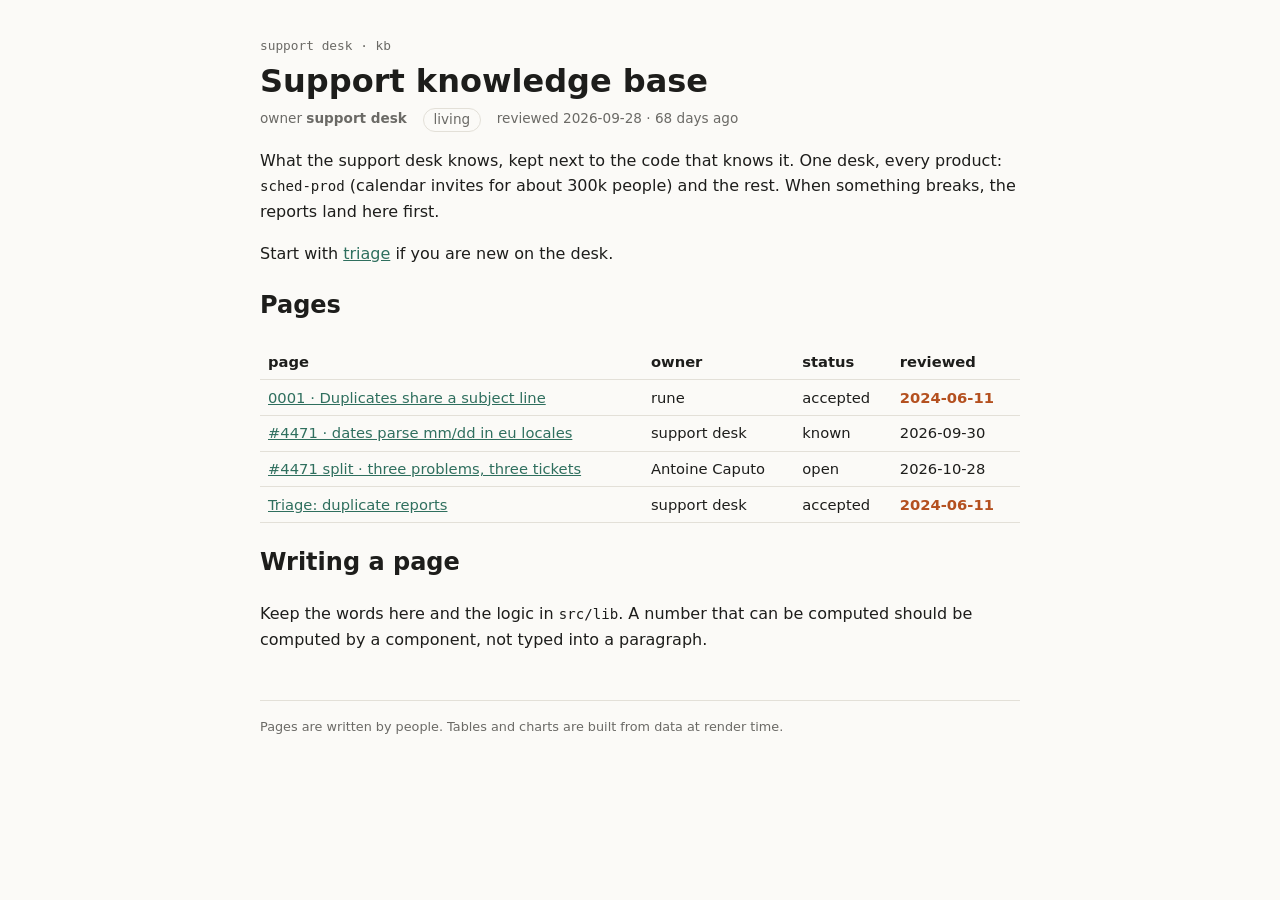
<file: s01e03/rendered/kb/index.html>
<!doctype html>
<html lang="en"><head><meta charset="utf-8" /><meta name="viewport" content="width=device-width, initial-scale=1" /><link href="../_app/immutable/entry/start.C9wO4Ug2.js" rel="modulepreload">
		<link href="../_app/immutable/chunks/DnoyNMba.js" rel="modulepreload">
		<link href="../_app/immutable/chunks/C58v826z.js" rel="modulepreload">
		<link href="../_app/immutable/chunks/DXhvxdpI.js" rel="modulepreload">
		<link href="../_app/immutable/entry/app.F2f1rJ_z.js" rel="modulepreload">
		<link href="../_app/immutable/chunks/4HIIzLmj.js" rel="modulepreload">
		<link href="../_app/immutable/chunks/B4WlwwdY.js" rel="modulepreload">
		<link href="../_app/immutable/chunks/CGyox8To.js" rel="modulepreload">
		<link href="../_app/immutable/chunks/gCpT5-Oq.js" rel="modulepreload">
		<link href="../_app/immutable/nodes/0.Cg-FDWb4.js" rel="modulepreload">
		<link href="../_app/immutable/chunks/BHsyMl1J.js" rel="modulepreload">
		<link href="../_app/immutable/nodes/2.DuNf16iu.js" rel="modulepreload">
		<link href="../_app/immutable/chunks/BMg7KjJ0.js" rel="modulepreload">
		<link href="../_app/immutable/chunks/BO0vhjoT.js" rel="modulepreload">
		<link href="../_app/immutable/chunks/Bz0eCGZU.js" rel="modulepreload">
		<link href="../_app/immutable/chunks/mmFhQATv.js" rel="modulepreload">
		<link href="../_app/immutable/chunks/Bl79Eh-K.js" rel="modulepreload">
		<link href="../_app/immutable/chunks/VinSAddv.js" rel="modulepreload">
		<link href="../_app/immutable/chunks/DTVd_a61.js" rel="modulepreload">
		<!--e2jw2j--><!----><title>Support knowledge base · support kb</title>
		<link href="../_app/immutable/assets/runbook.BhhgOc_n.css" rel="stylesheet">
		<link href="../_app/immutable/assets/Callout.yLErXQDM.css" rel="stylesheet">
		<link href="../_app/immutable/assets/CauseTable.DuKfINX_.css" rel="stylesheet">
		<link href="../_app/immutable/assets/5.DtDrh5tR.css" rel="stylesheet">
		<link href="../_app/immutable/assets/4.GlFZa8QJ.css" rel="stylesheet">
		<link href="../_app/immutable/assets/6.C3mwiGDj.css" rel="stylesheet">
		<link href="../_app/immutable/assets/2.Bt0MwIZg.css" rel="stylesheet"></head>
<body><div style="display: contents"><!--[--><!--[0--><!--[--><!--[--><div class="kb svelte-e2jw2j"><header><a class="crumb svelte-e2jw2j" href="/kb">support desk · kb</a> <h1 class="svelte-e2jw2j">Support knowledge base</h1> <p class="meta svelte-e2jw2j"><span>owner <b>support desk</b></span> <span class="status living svelte-e2jw2j">living</span> <span class="svelte-e2jw2j">reviewed 2026-09-28 · 30 days ago</span></p></header> <!--[-1--><!--]--> <main><p>What the support desk knows, kept next to the code that knows it. One desk, every product: <code>sched-prod</code> (calendar invites for about 300k people) and the rest. When something breaks, the reports land here first.</p> <p>Start with <a href="/kb/triage/dedupe">triage</a> if you are new on the desk.</p> <h2>Pages</h2> <table><thead><tr><th>page</th><th>owner</th><th>status</th><th>reviewed</th></tr></thead><tbody><!--[--><tr><td><a href="/kb/decisions/0001-dedupe-by-subject">0001 · Duplicates share a subject line</a></td><td>rune</td><td>accepted</td><td class="svelte-tbc1ha stale">2024-06-11</td></tr><tr><td><a href="/kb/incidents/4471">#4471 · dates parse mm/dd in eu locales</a></td><td>support desk</td><td>known</td><td class="svelte-tbc1ha">2026-09-30</td></tr><tr><td><a href="/kb/incidents/4471-split">#4471 split · three problems, three tickets</a></td><td>Antoine Caputo</td><td>open</td><td class="svelte-tbc1ha">2026-10-28</td></tr><tr><td><a href="/kb/triage/dedupe">Triage: duplicate reports</a></td><td>support desk</td><td>accepted</td><td class="svelte-tbc1ha stale">2024-06-11</td></tr><!--]--></tbody></table><!----> <h2>Writing a page</h2> <p>Keep the words here and the logic in <code>src/lib</code>. A number that can be computed should be
computed by a component, not typed into a paragraph.</p><!----></main> <footer class="svelte-e2jw2j">Pages are written by people. Tables and charts are built from data at render time.</footer></div><!--]--><!----><!--]--><!--]--> <!--[-1--><!--]--><!--]-->
			
			<script>
				{
					__sveltekit_15md6c6 = {
						base: new URL("..", location).pathname.slice(0, -1)
					};

					const element = document.currentScript.parentElement;

					Promise.all([
						import("../_app/immutable/entry/start.C9wO4Ug2.js"),
						import("../_app/immutable/entry/app.F2f1rJ_z.js")
					]).then(([kit, app]) => {
						kit.start(app, element, {
							node_ids: [0, 2],
							data: [null,null],
							form: null,
							error: null
						});
					});
				}
			</script>
		</div></body></html>
</file>
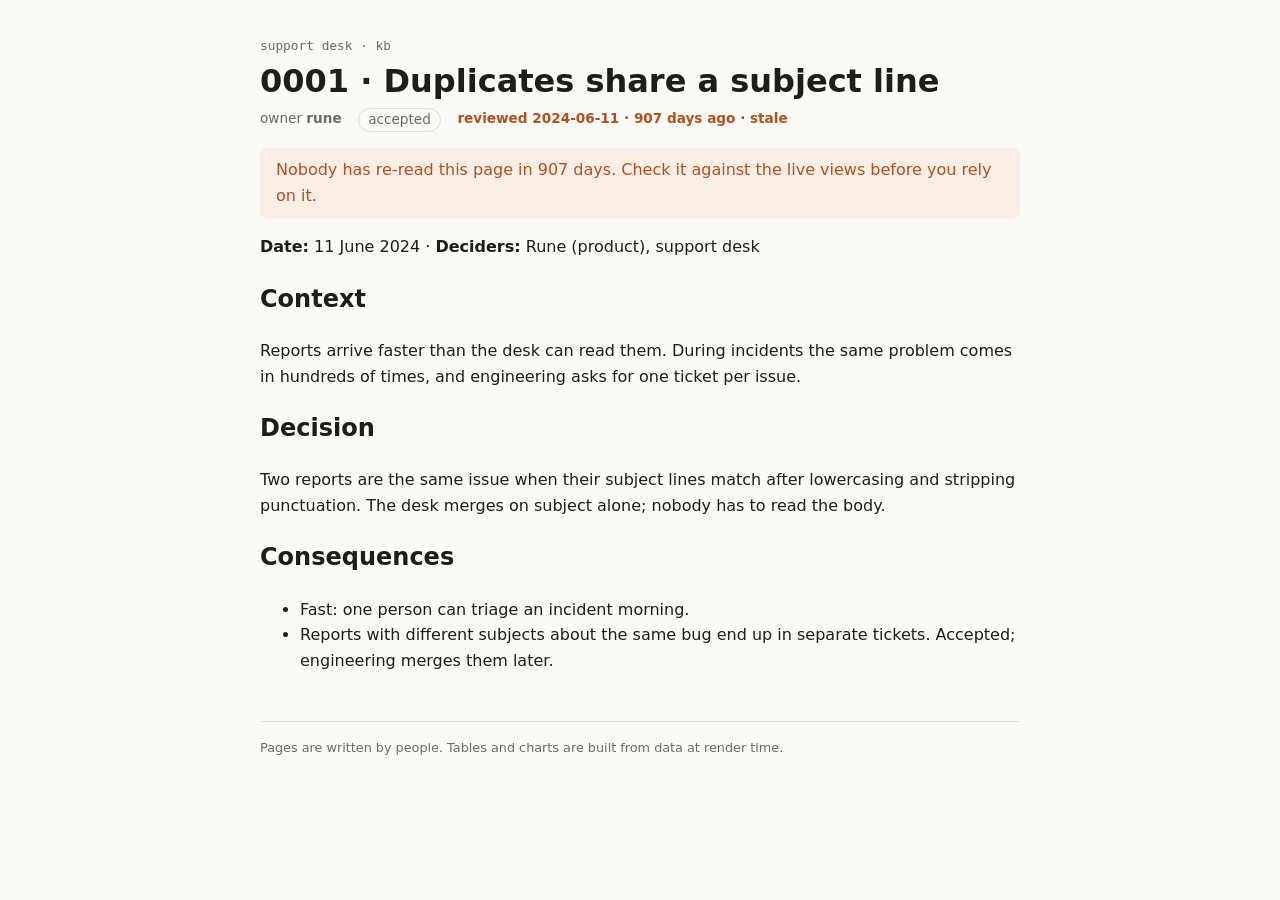
<file: s01e03/rendered/kb/decisions/0001-dedupe-by-subject/index.html>
<!doctype html>
<html lang="en"><head><meta charset="utf-8" /><meta name="viewport" content="width=device-width, initial-scale=1" /><link href="../../../_app/immutable/entry/start.C9wO4Ug2.js" rel="modulepreload">
		<link href="../../../_app/immutable/chunks/DnoyNMba.js" rel="modulepreload">
		<link href="../../../_app/immutable/chunks/C58v826z.js" rel="modulepreload">
		<link href="../../../_app/immutable/chunks/DXhvxdpI.js" rel="modulepreload">
		<link href="../../../_app/immutable/entry/app.F2f1rJ_z.js" rel="modulepreload">
		<link href="../../../_app/immutable/chunks/4HIIzLmj.js" rel="modulepreload">
		<link href="../../../_app/immutable/chunks/B4WlwwdY.js" rel="modulepreload">
		<link href="../../../_app/immutable/chunks/CGyox8To.js" rel="modulepreload">
		<link href="../../../_app/immutable/chunks/gCpT5-Oq.js" rel="modulepreload">
		<link href="../../../_app/immutable/nodes/0.Cg-FDWb4.js" rel="modulepreload">
		<link href="../../../_app/immutable/chunks/BHsyMl1J.js" rel="modulepreload">
		<link href="../../../_app/immutable/nodes/3.BIBIVNKV.js" rel="modulepreload">
		<link href="../../../_app/immutable/chunks/BO0vhjoT.js" rel="modulepreload">
		<link href="../../../_app/immutable/chunks/BMg7KjJ0.js" rel="modulepreload">
		<!--e2jw2j--><!----><title>0001 · Duplicates share a subject line · support kb</title>
		<link href="../../../_app/immutable/assets/runbook.BhhgOc_n.css" rel="stylesheet"></head>
<body><div style="display: contents"><!--[--><!--[0--><!--[--><!--[--><div class="kb svelte-e2jw2j"><header><a class="crumb svelte-e2jw2j" href="/kb">support desk · kb</a> <h1 class="svelte-e2jw2j">0001 · Duplicates share a subject line</h1> <p class="meta svelte-e2jw2j"><span>owner <b>rune</b></span> <span class="status accepted svelte-e2jw2j">accepted</span> <span class="svelte-e2jw2j stale">reviewed 2024-06-11 · 869 days ago · stale</span></p></header> <!--[0--><p class="banner svelte-e2jw2j">Nobody has re-read this page in 869 days. Check it against the live views before you rely on it.</p><!--]--> <main><p><strong>Date:</strong> 11 June 2024 · <strong>Deciders:</strong> Rune (product), support desk</p> <h2>Context</h2> <p>Reports arrive faster than the desk can read them. During incidents the same problem comes in
hundreds of times, and engineering asks for one ticket per issue.</p> <h2>Decision</h2> <p>Two reports are the same issue when their subject lines match after lowercasing and stripping
punctuation. The desk merges on subject alone; nobody has to read the body.</p> <h2>Consequences</h2> <ul><li>Fast: one person can triage an incident morning.</li> <li>Reports with different subjects about the same bug end up in separate tickets. Accepted;
engineering merges them later.</li></ul><!----></main> <footer class="svelte-e2jw2j">Pages are written by people. Tables and charts are built from data at render time.</footer></div><!--]--><!----><!--]--><!--]--> <!--[-1--><!--]--><!--]-->
			
			<script>
				{
					__sveltekit_15md6c6 = {
						base: new URL("../../..", location).pathname.slice(0, -1)
					};

					const element = document.currentScript.parentElement;

					Promise.all([
						import("../../../_app/immutable/entry/start.C9wO4Ug2.js"),
						import("../../../_app/immutable/entry/app.F2f1rJ_z.js")
					]).then(([kit, app]) => {
						kit.start(app, element, {
							node_ids: [0, 3],
							data: [null,null],
							form: null,
							error: null
						});
					});
				}
			</script>
		</div></body></html>
</file>
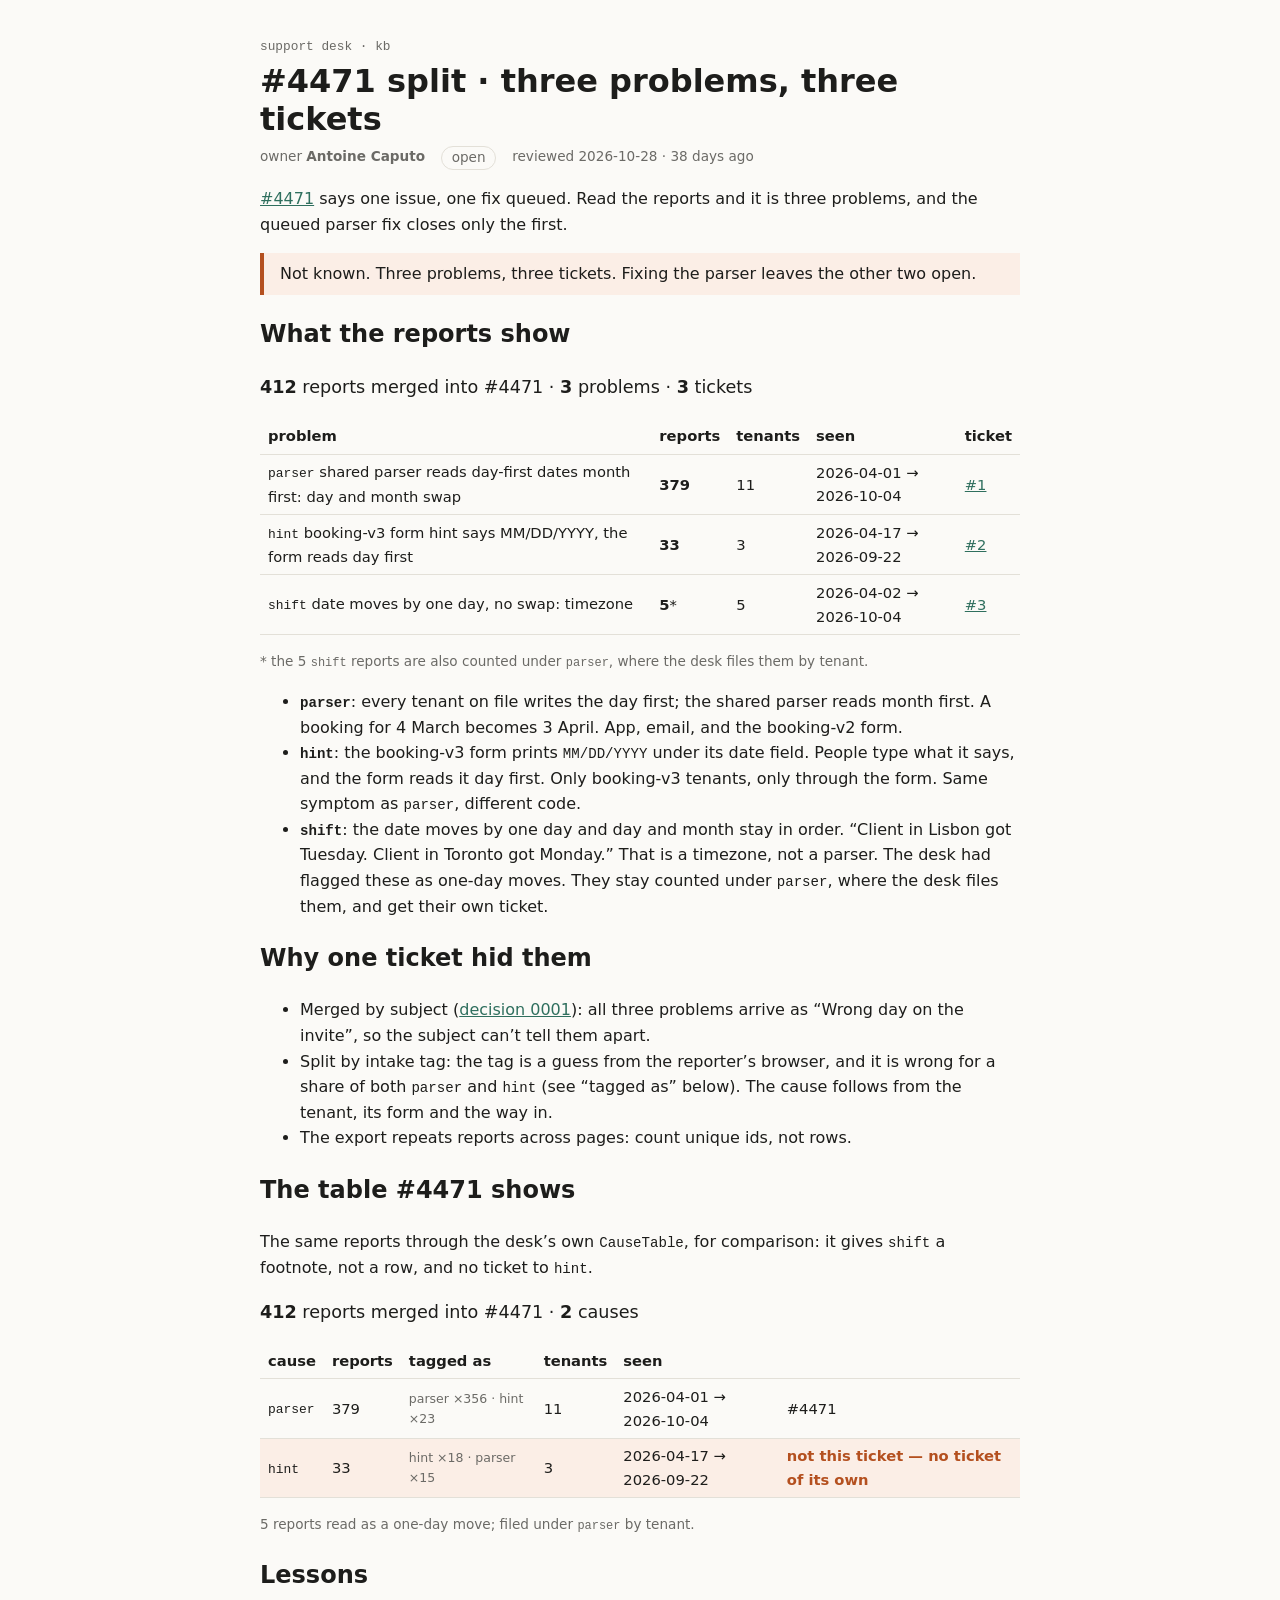
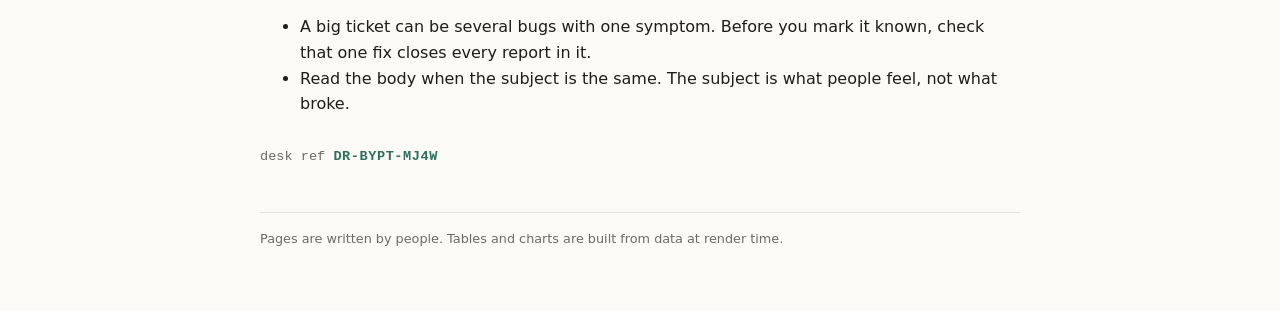
<file: s01e03/rendered/kb/incidents/4471-split/index.html>
<!doctype html>
<html lang="en"><head><meta charset="utf-8" /><meta name="viewport" content="width=device-width, initial-scale=1" /><link href="../../../_app/immutable/entry/start.C9wO4Ug2.js" rel="modulepreload">
		<link href="../../../_app/immutable/chunks/DnoyNMba.js" rel="modulepreload">
		<link href="../../../_app/immutable/chunks/C58v826z.js" rel="modulepreload">
		<link href="../../../_app/immutable/chunks/DXhvxdpI.js" rel="modulepreload">
		<link href="../../../_app/immutable/entry/app.F2f1rJ_z.js" rel="modulepreload">
		<link href="../../../_app/immutable/chunks/4HIIzLmj.js" rel="modulepreload">
		<link href="../../../_app/immutable/chunks/B4WlwwdY.js" rel="modulepreload">
		<link href="../../../_app/immutable/chunks/CGyox8To.js" rel="modulepreload">
		<link href="../../../_app/immutable/chunks/gCpT5-Oq.js" rel="modulepreload">
		<link href="../../../_app/immutable/nodes/0.Cg-FDWb4.js" rel="modulepreload">
		<link href="../../../_app/immutable/chunks/BHsyMl1J.js" rel="modulepreload">
		<link href="../../../_app/immutable/nodes/5.C5ZCKLdI.js" rel="modulepreload">
		<link href="../../../_app/immutable/chunks/Bz0eCGZU.js" rel="modulepreload">
		<link href="../../../_app/immutable/chunks/BMg7KjJ0.js" rel="modulepreload">
		<link href="../../../_app/immutable/chunks/mmFhQATv.js" rel="modulepreload">
		<link href="../../../_app/immutable/chunks/Bl79Eh-K.js" rel="modulepreload">
		<!--e2jw2j--><!----><title>#4471 split · three problems, three tickets · support kb</title>
		<link href="../../../_app/immutable/assets/runbook.BhhgOc_n.css" rel="stylesheet">
		<link href="../../../_app/immutable/assets/Callout.yLErXQDM.css" rel="stylesheet">
		<link href="../../../_app/immutable/assets/CauseTable.DuKfINX_.css" rel="stylesheet">
		<link href="../../../_app/immutable/assets/5.DtDrh5tR.css" rel="stylesheet"></head>
<body><div style="display: contents"><!--[--><!--[0--><!--[--><!--[--><div class="kb svelte-e2jw2j"><header><a class="crumb svelte-e2jw2j" href="/kb">support desk · kb</a> <h1 class="svelte-e2jw2j">#4471 split · three problems, three tickets</h1> <p class="meta svelte-e2jw2j"><span>owner <b>Antoine Caputo</b></span> <span class="status open svelte-e2jw2j">open</span> <span class="svelte-e2jw2j">reviewed 2026-10-28 · 0 days ago</span></p></header> <!--[-1--><!--]--> <main><p><a href="/kb/incidents/4471">#4471</a> says one issue, one fix queued. Read the reports and it is three
problems, and the queued parser fix closes only the first.</p> <aside class="warn svelte-17bri61"><!---->Not known. Three problems, three tickets. Fixing the parser leaves the other two open.<!----></aside><!----> <h2>What the reports show</h2> <p class="sum svelte-xskqqx"><strong>412</strong> reports merged into #4471 · <strong>3</strong> problems · <strong>3</strong> tickets</p> <table><thead><tr><th>problem</th><th>reports</th><th>tenants</th><th>seen</th><th>ticket</th></tr></thead><tbody><!--[--><tr class="svelte-xskqqx"><td class="svelte-xskqqx"><code>parser</code> shared parser reads day-first dates month first: day and month swap</td><td class="svelte-xskqqx"><strong>379</strong><!--[-1--><!--]--></td><td class="svelte-xskqqx">11</td><td class="svelte-xskqqx">2026-04-01 → 2026-10-04</td><td class="svelte-xskqqx"><!--[0--><a href="https://github.com/antoinecaputo/mega/issues/1">#1</a><!--]--></td></tr><tr class="svelte-xskqqx"><td class="svelte-xskqqx"><code>hint</code> booking-v3 form hint says MM/DD/YYYY, the form reads day first</td><td class="svelte-xskqqx"><strong>33</strong><!--[-1--><!--]--></td><td class="svelte-xskqqx">3</td><td class="svelte-xskqqx">2026-04-17 → 2026-09-22</td><td class="svelte-xskqqx"><!--[0--><a href="https://github.com/antoinecaputo/mega/issues/2">#2</a><!--]--></td></tr><tr class="svelte-xskqqx"><td class="svelte-xskqqx"><code>shift</code> date moves by one day, no swap: timezone</td><td class="svelte-xskqqx"><strong>5</strong><!--[0-->*<!--]--></td><td class="svelte-xskqqx">5</td><td class="svelte-xskqqx">2026-04-02 → 2026-10-04</td><td class="svelte-xskqqx"><!--[0--><a href="https://github.com/antoinecaputo/mega/issues/3">#3</a><!--]--></td></tr><!--]--></tbody></table> <!--[--><p class="note svelte-xskqqx">* the 5 <code>shift</code> reports are also counted under <code>parser</code>, where the desk files them by tenant.</p><!--]--><!----> <ul><li><strong><code>parser</code></strong>: every tenant on file writes the day first; the shared parser reads month first.
A booking for 4 March becomes 3 April. App, email, and the booking-v2 form.</li> <li><strong><code>hint</code></strong>: the booking-v3 form prints <code>MM/DD/YYYY</code> under its date field. People type what it
says, and the form reads it day first. Only booking-v3 tenants, only through the form. Same
symptom as <code>parser</code>, different code.</li> <li><strong><code>shift</code></strong>: the date moves by one day and day and month stay in order. “Client in Lisbon got
Tuesday. Client in Toronto got Monday.” That is a timezone, not a parser. The desk had flagged
these as one-day moves. They stay counted under <code>parser</code>, where the desk files them, and get
their own ticket.</li></ul> <h2>Why one ticket hid them</h2> <ul><li>Merged by subject (<a href="/kb/decisions/0001-dedupe-by-subject">decision 0001</a>): all three problems
arrive as “Wrong day on the invite”, so the subject can’t tell them apart.</li> <li>Split by intake tag: the tag is a guess from the reporter’s browser, and it is wrong for a share
of both <code>parser</code> and <code>hint</code> (see “tagged as” below). The cause follows from the tenant, its form
and the way in.</li> <li>The export repeats reports across pages: count unique ids, not rows.</li></ul> <h2>The table #4471 shows</h2> <p>The same reports through the desk’s own <code>CauseTable</code>, for comparison: it gives <code>shift</code> a footnote, not a row, and no ticket to <code>hint</code>.</p> <p class="sum svelte-12oyimm"><strong>412</strong> reports merged into #4471 · <strong>2</strong> causes</p> <table><thead><tr><th>cause</th><th>reports</th><th>tagged as</th><th>tenants</th><th>seen</th><th></th></tr></thead><tbody><!--[--><tr class="svelte-12oyimm"><td class="svelte-12oyimm"><code>parser</code></td><td class="svelte-12oyimm">379</td><td class="tags svelte-12oyimm">parser ×356 · hint ×23</td><td class="svelte-12oyimm">11</td><td class="svelte-12oyimm">2026-04-01 → 2026-10-04</td><td class="svelte-12oyimm">#4471</td></tr><tr class="svelte-12oyimm wrong"><td class="svelte-12oyimm"><code>hint</code></td><td class="svelte-12oyimm">33</td><td class="tags svelte-12oyimm">hint ×18 · parser ×15</td><td class="svelte-12oyimm">3</td><td class="svelte-12oyimm">2026-04-17 → 2026-09-22</td><td class="svelte-12oyimm">not this ticket — no ticket of its own</td></tr><!--]--></tbody></table> <!--[--><!--[0--><p class="note svelte-12oyimm">5 reports read as a one-day move; filed under <code>parser</code> by tenant.</p><!--]--><!--[-1--><!--]--><!--]--><!----> <h2>Lessons</h2> <ul><li>A big ticket can be several bugs with one symptom. Before you mark it known, check that one fix
closes every report in it.</li> <li>Read the body when the subject is the same. The subject is what people feel, not what broke.</li></ul> <!--[0--><p class="stamp svelte-1280m42">desk ref <b class="svelte-1280m42">DR-BYPT-MJ4W</b></p><!--]--><!----><!----></main> <footer class="svelte-e2jw2j">Pages are written by people. Tables and charts are built from data at render time.</footer></div><!--]--><!----><!--]--><!--]--> <!--[-1--><!--]--><!--]-->
			
			<script>
				{
					__sveltekit_15md6c6 = {
						base: new URL("../../..", location).pathname.slice(0, -1)
					};

					const element = document.currentScript.parentElement;

					Promise.all([
						import("../../../_app/immutable/entry/start.C9wO4Ug2.js"),
						import("../../../_app/immutable/entry/app.F2f1rJ_z.js")
					]).then(([kit, app]) => {
						kit.start(app, element, {
							node_ids: [0, 5],
							data: [null,null],
							form: null,
							error: null
						});
					});
				}
			</script>
		</div></body></html>
</file>
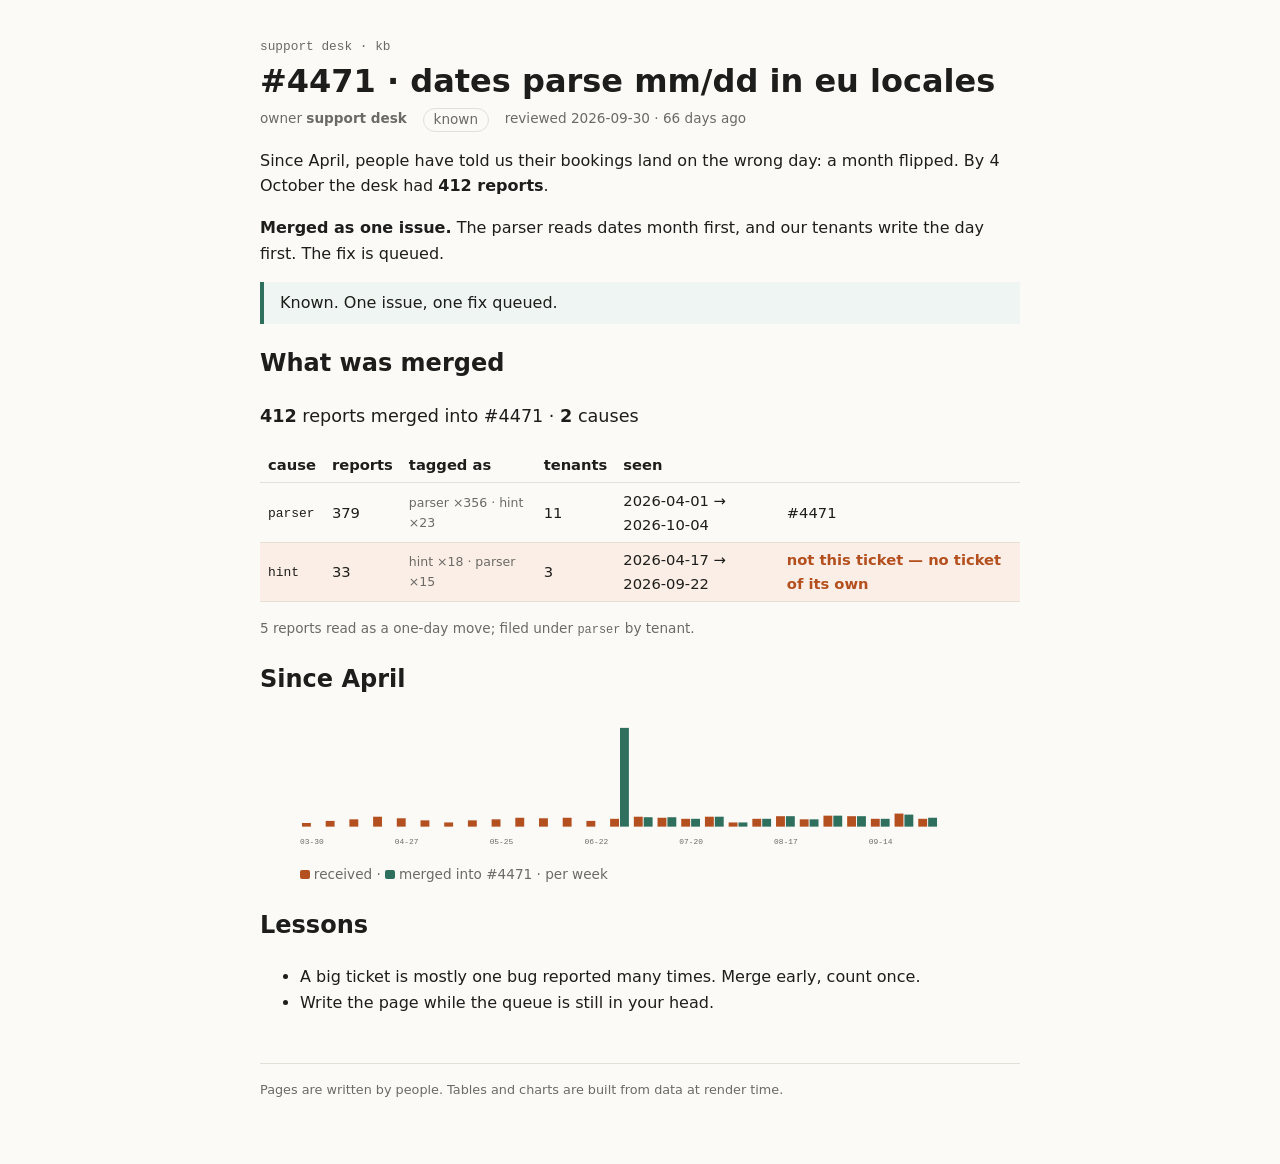
<file: s01e03/rendered/kb/incidents/4471/index.html>
<!doctype html>
<html lang="en"><head><meta charset="utf-8" /><meta name="viewport" content="width=device-width, initial-scale=1" /><link href="../../../_app/immutable/entry/start.C9wO4Ug2.js" rel="modulepreload">
		<link href="../../../_app/immutable/chunks/DnoyNMba.js" rel="modulepreload">
		<link href="../../../_app/immutable/chunks/C58v826z.js" rel="modulepreload">
		<link href="../../../_app/immutable/chunks/DXhvxdpI.js" rel="modulepreload">
		<link href="../../../_app/immutable/entry/app.F2f1rJ_z.js" rel="modulepreload">
		<link href="../../../_app/immutable/chunks/4HIIzLmj.js" rel="modulepreload">
		<link href="../../../_app/immutable/chunks/B4WlwwdY.js" rel="modulepreload">
		<link href="../../../_app/immutable/chunks/CGyox8To.js" rel="modulepreload">
		<link href="../../../_app/immutable/chunks/gCpT5-Oq.js" rel="modulepreload">
		<link href="../../../_app/immutable/nodes/0.Cg-FDWb4.js" rel="modulepreload">
		<link href="../../../_app/immutable/chunks/BHsyMl1J.js" rel="modulepreload">
		<link href="../../../_app/immutable/nodes/4.Dl2f21Vv.js" rel="modulepreload">
		<link href="../../../_app/immutable/chunks/VinSAddv.js" rel="modulepreload">
		<link href="../../../_app/immutable/chunks/BMg7KjJ0.js" rel="modulepreload">
		<link href="../../../_app/immutable/chunks/Bl79Eh-K.js" rel="modulepreload">
		<link href="../../../_app/immutable/chunks/mmFhQATv.js" rel="modulepreload">
		<!--e2jw2j--><!----><title>#4471 · dates parse mm/dd in eu locales · support kb</title>
		<link href="../../../_app/immutable/assets/runbook.BhhgOc_n.css" rel="stylesheet">
		<link href="../../../_app/immutable/assets/Callout.yLErXQDM.css" rel="stylesheet">
		<link href="../../../_app/immutable/assets/CauseTable.DuKfINX_.css" rel="stylesheet">
		<link href="../../../_app/immutable/assets/4.GlFZa8QJ.css" rel="stylesheet"></head>
<body><div style="display: contents"><!--[--><!--[0--><!--[--><!--[--><div class="kb svelte-e2jw2j"><header><a class="crumb svelte-e2jw2j" href="/kb">support desk · kb</a> <h1 class="svelte-e2jw2j">#4471 · dates parse mm/dd in eu locales</h1> <p class="meta svelte-e2jw2j"><span>owner <b>support desk</b></span> <span class="status known svelte-e2jw2j">known</span> <span class="svelte-e2jw2j">reviewed 2026-09-30 · 28 days ago</span></p></header> <!--[-1--><!--]--> <main><p>Since April, people have told us their bookings land on the wrong day: a month flipped. By
4 October the desk had <strong>412 reports</strong>.</p> <p><strong>Merged as one issue.</strong> The parser reads dates month first, and our tenants write the day
first. The fix is queued.</p> <aside class="note svelte-17bri61"><!---->Known. One issue, one fix queued.<!----></aside><!----> <h2>What was merged</h2> <p class="sum svelte-12oyimm"><strong>412</strong> reports merged into #4471 · <strong>2</strong> causes</p> <table><thead><tr><th>cause</th><th>reports</th><th>tagged as</th><th>tenants</th><th>seen</th><th></th></tr></thead><tbody><!--[--><tr class="svelte-12oyimm"><td class="svelte-12oyimm"><code>parser</code></td><td class="svelte-12oyimm">379</td><td class="tags svelte-12oyimm">parser ×356 · hint ×23</td><td class="svelte-12oyimm">11</td><td class="svelte-12oyimm">2026-04-01 → 2026-10-04</td><td class="svelte-12oyimm">#4471</td></tr><tr class="svelte-12oyimm wrong"><td class="svelte-12oyimm"><code>hint</code></td><td class="svelte-12oyimm">33</td><td class="tags svelte-12oyimm">hint ×18 · parser ×15</td><td class="svelte-12oyimm">3</td><td class="svelte-12oyimm">2026-04-17 → 2026-09-22</td><td class="svelte-12oyimm">not this ticket — no ticket of its own</td></tr><!--]--></tbody></table> <!--[--><!--[0--><p class="note svelte-12oyimm">5 reports read as a one-day move; filed under <code>parser</code> by tenant.</p><!--]--><!--[-1--><!--]--><!--]--><!----> <h2>Since April</h2> <figure><svg viewBox="0 0 648 140" role="img" aria-label="reports received and merged into #4471, per week" class="svelte-18a6qal"><!--[--><rect class="in svelte-18a6qal" x="2" y="106.29629629629629" width="9" height="3.7037037037037033"></rect><rect class="merged svelte-18a6qal" x="12" y="110" width="9" height="0"></rect><!--[0--><text x="12" y="128" class="svelte-18a6qal">03-30</text><!--]--><rect class="in svelte-18a6qal" x="26" y="104.17989417989418" width="9" height="5.82010582010582"></rect><rect class="merged svelte-18a6qal" x="36" y="110" width="9" height="0"></rect><!--[-1--><!--]--><rect class="in svelte-18a6qal" x="50" y="102.5925925925926" width="9" height="7.4074074074074066"></rect><rect class="merged svelte-18a6qal" x="60" y="110" width="9" height="0"></rect><!--[-1--><!--]--><rect class="in svelte-18a6qal" x="74" y="99.94708994708995" width="9" height="10.052910052910052"></rect><rect class="merged svelte-18a6qal" x="84" y="110" width="9" height="0"></rect><!--[-1--><!--]--><rect class="in svelte-18a6qal" x="98" y="101.53439153439153" width="9" height="8.465608465608465"></rect><rect class="merged svelte-18a6qal" x="108" y="110" width="9" height="0"></rect><!--[0--><text x="108" y="128" class="svelte-18a6qal">04-27</text><!--]--><rect class="in svelte-18a6qal" x="122" y="103.65079365079364" width="9" height="6.349206349206349"></rect><rect class="merged svelte-18a6qal" x="132" y="110" width="9" height="0"></rect><!--[-1--><!--]--><rect class="in svelte-18a6qal" x="146" y="105.76719576719577" width="9" height="4.232804232804233"></rect><rect class="merged svelte-18a6qal" x="156" y="110" width="9" height="0"></rect><!--[-1--><!--]--><rect class="in svelte-18a6qal" x="170" y="103.65079365079364" width="9" height="6.349206349206349"></rect><rect class="merged svelte-18a6qal" x="180" y="110" width="9" height="0"></rect><!--[-1--><!--]--><rect class="in svelte-18a6qal" x="194" y="102.5925925925926" width="9" height="7.4074074074074066"></rect><rect class="merged svelte-18a6qal" x="204" y="110" width="9" height="0"></rect><!--[0--><text x="204" y="128" class="svelte-18a6qal">05-25</text><!--]--><rect class="in svelte-18a6qal" x="218" y="101.00529100529101" width="9" height="8.994708994708994"></rect><rect class="merged svelte-18a6qal" x="228" y="110" width="9" height="0"></rect><!--[-1--><!--]--><rect class="in svelte-18a6qal" x="242" y="101.53439153439153" width="9" height="8.465608465608465"></rect><rect class="merged svelte-18a6qal" x="252" y="110" width="9" height="0"></rect><!--[-1--><!--]--><rect class="in svelte-18a6qal" x="266" y="101.00529100529101" width="9" height="8.994708994708994"></rect><rect class="merged svelte-18a6qal" x="276" y="110" width="9" height="0"></rect><!--[-1--><!--]--><rect class="in svelte-18a6qal" x="290" y="104.17989417989418" width="9" height="5.82010582010582"></rect><rect class="merged svelte-18a6qal" x="300" y="110" width="9" height="0"></rect><!--[0--><text x="300" y="128" class="svelte-18a6qal">06-22</text><!--]--><rect class="in svelte-18a6qal" x="314" y="102.06349206349206" width="9" height="7.936507936507936"></rect><rect class="merged svelte-18a6qal" x="324" y="10" width="9" height="100"></rect><!--[-1--><!--]--><rect class="in svelte-18a6qal" x="338" y="99.94708994708995" width="9" height="10.052910052910052"></rect><rect class="merged svelte-18a6qal" x="348" y="100.47619047619048" width="9" height="9.523809523809524"></rect><!--[-1--><!--]--><rect class="in svelte-18a6qal" x="362" y="101.00529100529101" width="9" height="8.994708994708994"></rect><rect class="merged svelte-18a6qal" x="372" y="100.47619047619048" width="9" height="9.523809523809524"></rect><!--[-1--><!--]--><rect class="in svelte-18a6qal" x="386" y="102.06349206349206" width="9" height="7.936507936507936"></rect><rect class="merged svelte-18a6qal" x="396" y="102.06349206349206" width="9" height="7.936507936507936"></rect><!--[0--><text x="396" y="128" class="svelte-18a6qal">07-20</text><!--]--><rect class="in svelte-18a6qal" x="410" y="99.94708994708995" width="9" height="10.052910052910052"></rect><rect class="merged svelte-18a6qal" x="420" y="99.94708994708995" width="9" height="10.052910052910052"></rect><!--[-1--><!--]--><rect class="in svelte-18a6qal" x="434" y="105.76719576719577" width="9" height="4.232804232804233"></rect><rect class="merged svelte-18a6qal" x="444" y="105.76719576719577" width="9" height="4.232804232804233"></rect><!--[-1--><!--]--><rect class="in svelte-18a6qal" x="458" y="102.06349206349206" width="9" height="7.936507936507936"></rect><rect class="merged svelte-18a6qal" x="468" y="102.06349206349206" width="9" height="7.936507936507936"></rect><!--[-1--><!--]--><rect class="in svelte-18a6qal" x="482" y="99.41798941798942" width="9" height="10.582010582010582"></rect><rect class="merged svelte-18a6qal" x="492" y="99.41798941798942" width="9" height="10.582010582010582"></rect><!--[0--><text x="492" y="128" class="svelte-18a6qal">08-17</text><!--]--><rect class="in svelte-18a6qal" x="506" y="102.5925925925926" width="9" height="7.4074074074074066"></rect><rect class="merged svelte-18a6qal" x="516" y="102.5925925925926" width="9" height="7.4074074074074066"></rect><!--[-1--><!--]--><rect class="in svelte-18a6qal" x="530" y="98.88888888888889" width="9" height="11.11111111111111"></rect><rect class="merged svelte-18a6qal" x="540" y="98.88888888888889" width="9" height="11.11111111111111"></rect><!--[-1--><!--]--><rect class="in svelte-18a6qal" x="554" y="99.41798941798942" width="9" height="10.582010582010582"></rect><rect class="merged svelte-18a6qal" x="564" y="99.41798941798942" width="9" height="10.582010582010582"></rect><!--[-1--><!--]--><rect class="in svelte-18a6qal" x="578" y="102.06349206349206" width="9" height="7.936507936507936"></rect><rect class="merged svelte-18a6qal" x="588" y="102.06349206349206" width="9" height="7.936507936507936"></rect><!--[0--><text x="588" y="128" class="svelte-18a6qal">09-14</text><!--]--><rect class="in svelte-18a6qal" x="602" y="96.77248677248677" width="9" height="13.227513227513226"></rect><rect class="merged svelte-18a6qal" x="612" y="97.83068783068784" width="9" height="12.16931216931217"></rect><!--[-1--><!--]--><rect class="in svelte-18a6qal" x="626" y="102.06349206349206" width="9" height="7.936507936507936"></rect><rect class="merged svelte-18a6qal" x="636" y="101.00529100529101" width="9" height="8.994708994708994"></rect><!--[-1--><!--]--><!--]--></svg> <figcaption class="svelte-18a6qal"><span class="key in svelte-18a6qal"></span> received · <span class="key merged svelte-18a6qal"></span> merged into #4471 · per week</figcaption></figure><!----> <h2>Lessons</h2> <ul><li>A big ticket is mostly one bug reported many times. Merge early, count once.</li> <li>Write the page while the queue is still in your head.</li></ul><!----></main> <footer class="svelte-e2jw2j">Pages are written by people. Tables and charts are built from data at render time.</footer></div><!--]--><!----><!--]--><!--]--> <!--[-1--><!--]--><!--]-->
			
			<script>
				{
					__sveltekit_15md6c6 = {
						base: new URL("../../..", location).pathname.slice(0, -1)
					};

					const element = document.currentScript.parentElement;

					Promise.all([
						import("../../../_app/immutable/entry/start.C9wO4Ug2.js"),
						import("../../../_app/immutable/entry/app.F2f1rJ_z.js")
					]).then(([kit, app]) => {
						kit.start(app, element, {
							node_ids: [0, 4],
							data: [null,null],
							form: null,
							error: null
						});
					});
				}
			</script>
		</div></body></html>
</file>
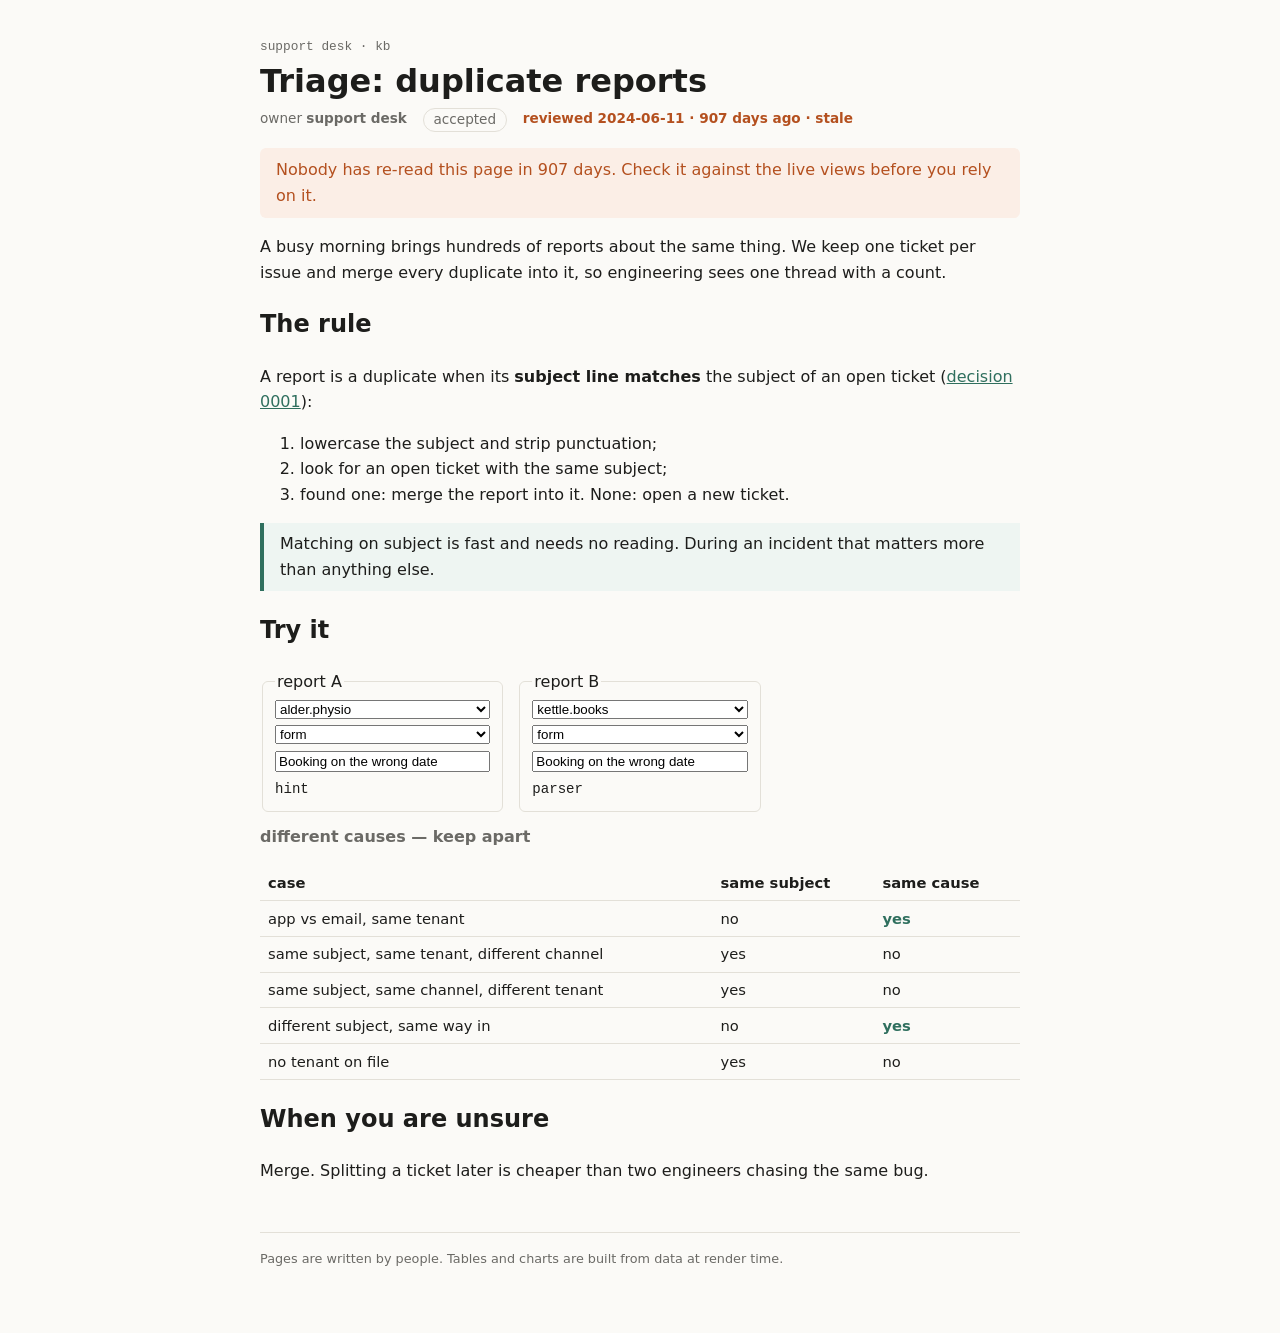
<file: s01e03/rendered/kb/triage/dedupe/index.html>
<!doctype html>
<html lang="en"><head><meta charset="utf-8" /><meta name="viewport" content="width=device-width, initial-scale=1" /><link href="../../../_app/immutable/entry/start.C9wO4Ug2.js" rel="modulepreload">
		<link href="../../../_app/immutable/chunks/DnoyNMba.js" rel="modulepreload">
		<link href="../../../_app/immutable/chunks/C58v826z.js" rel="modulepreload">
		<link href="../../../_app/immutable/chunks/DXhvxdpI.js" rel="modulepreload">
		<link href="../../../_app/immutable/entry/app.F2f1rJ_z.js" rel="modulepreload">
		<link href="../../../_app/immutable/chunks/4HIIzLmj.js" rel="modulepreload">
		<link href="../../../_app/immutable/chunks/B4WlwwdY.js" rel="modulepreload">
		<link href="../../../_app/immutable/chunks/CGyox8To.js" rel="modulepreload">
		<link href="../../../_app/immutable/chunks/gCpT5-Oq.js" rel="modulepreload">
		<link href="../../../_app/immutable/nodes/0.Cg-FDWb4.js" rel="modulepreload">
		<link href="../../../_app/immutable/chunks/BHsyMl1J.js" rel="modulepreload">
		<link href="../../../_app/immutable/nodes/6.BL7FnKuD.js" rel="modulepreload">
		<link href="../../../_app/immutable/chunks/DTVd_a61.js" rel="modulepreload">
		<link href="../../../_app/immutable/chunks/BMg7KjJ0.js" rel="modulepreload">
		<link href="../../../_app/immutable/chunks/mmFhQATv.js" rel="modulepreload">
		<!--e2jw2j--><!----><title>Triage: duplicate reports · support kb</title>
		<link href="../../../_app/immutable/assets/runbook.BhhgOc_n.css" rel="stylesheet">
		<link href="../../../_app/immutable/assets/Callout.yLErXQDM.css" rel="stylesheet">
		<link href="../../../_app/immutable/assets/6.C3mwiGDj.css" rel="stylesheet"></head>
<body><div style="display: contents"><!--[--><!--[0--><!--[--><!--[--><div class="kb svelte-e2jw2j"><header><a class="crumb svelte-e2jw2j" href="/kb">support desk · kb</a> <h1 class="svelte-e2jw2j">Triage: duplicate reports</h1> <p class="meta svelte-e2jw2j"><span>owner <b>support desk</b></span> <span class="status accepted svelte-e2jw2j">accepted</span> <span class="svelte-e2jw2j stale">reviewed 2024-06-11 · 869 days ago · stale</span></p></header> <!--[0--><p class="banner svelte-e2jw2j">Nobody has re-read this page in 869 days. Check it against the live views before you rely on it.</p><!--]--> <main><p>A busy morning brings hundreds of reports about the same thing. We keep one ticket per issue
and merge every duplicate into it, so engineering sees one thread with a count.</p> <h2>The rule</h2> <p>A report is a duplicate when its <strong>subject line matches</strong> the subject of an open ticket
(<a href="/kb/decisions/0001-dedupe-by-subject">decision 0001</a>):</p> <ol><li>lowercase the subject and strip punctuation;</li> <li>look for an open ticket with the same subject;</li> <li>found one: merge the report into it. None: open a new ticket.</li></ol> <aside class="note svelte-17bri61"><!---->Matching on subject is fast and needs no reading. During an incident that matters more than
anything else.<!----></aside><!----> <h2>Try it</h2> <div class="try svelte-gq0h2h"><!--[--><fieldset class="svelte-gq0h2h"><legend>report A</legend> <select aria-label="tenant"><!--[--><option selected="">alder.physio</option><option>copper.studio</option><option>harbour.dental</option><option>kettle.books</option><option>lantern.row</option><option>long.table</option><option>morrow.tax</option><option>nine.lanterns</option><option>pale.harbour</option><option>ridge.clinic</option><option>stone.and.sons</option><!--]--></select> <select aria-label="channel"><!--[--><option>app</option><option>email</option><option selected="">form</option><!--]--></select> <input value="Booking on the wrong date" aria-label="subject"/> <code>hint</code></fieldset><fieldset class="svelte-gq0h2h"><legend>report B</legend> <select aria-label="tenant"><!--[--><option>alder.physio</option><option>copper.studio</option><option>harbour.dental</option><option selected="">kettle.books</option><option>lantern.row</option><option>long.table</option><option>morrow.tax</option><option>nine.lanterns</option><option>pale.harbour</option><option>ridge.clinic</option><option>stone.and.sons</option><!--]--></select> <select aria-label="channel"><!--[--><option>app</option><option>email</option><option selected="">form</option><!--]--></select> <input value="Booking on the wrong date" aria-label="subject"/> <code>parser</code></fieldset><!--]--> <p class="verdict svelte-gq0h2h">different causes — keep apart</p></div> <table><thead><tr><th>case</th><th>same subject</th><th>same cause</th></tr></thead><tbody><!--[--><tr><td>app vs email, same tenant</td><td>no</td><td class="svelte-gq0h2h dup">yes</td></tr><tr><td>same subject, same tenant, different channel</td><td>yes</td><td class="svelte-gq0h2h">no</td></tr><tr><td>same subject, same channel, different tenant</td><td>yes</td><td class="svelte-gq0h2h">no</td></tr><tr><td>different subject, same way in</td><td>no</td><td class="svelte-gq0h2h dup">yes</td></tr><tr><td>no tenant on file</td><td>yes</td><td class="svelte-gq0h2h">no</td></tr><!--]--></tbody></table><!----> <h2>When you are unsure</h2> <p>Merge. Splitting a ticket later is cheaper than two engineers chasing the same bug.</p><!----></main> <footer class="svelte-e2jw2j">Pages are written by people. Tables and charts are built from data at render time.</footer></div><!--]--><!----><!--]--><!--]--> <!--[-1--><!--]--><!--]-->
			
			<script>
				{
					__sveltekit_15md6c6 = {
						base: new URL("../../..", location).pathname.slice(0, -1)
					};

					const element = document.currentScript.parentElement;

					Promise.all([
						import("../../../_app/immutable/entry/start.C9wO4Ug2.js"),
						import("../../../_app/immutable/entry/app.F2f1rJ_z.js")
					]).then(([kit, app]) => {
						kit.start(app, element, {
							node_ids: [0, 6],
							data: [null,null],
							form: null,
							error: null
						});
					});
				}
			</script>
		</div></body></html>
</file>
<file: s01e03/rendered/_app/immutable/assets/runbook.BhhgOc_n.css>
:root{--bg: #fbfaf7;--fg: #1d1d1b;--muted: #6b6a66;--line: #e3e0d8;--accent: #2f6f5e;--warn: #b4501f;--warn-bg: #fbeee6;--note-bg: #eef5f2;--mono: ui-monospace, "Cascadia Code", Menlo, monospace}@media(prefers-color-scheme:dark){:root{--bg: #171716;--fg: #ecebe6;--muted: #9c9a93;--line: #34332f;--accent: #6fbfa6;--warn: #f0905d;--warn-bg: #3a2418;--note-bg: #1d2c27}}body{margin:0;background:var(--bg);color:var(--fg);font:16px/1.6 system-ui,sans-serif}.kb table{border-collapse:collapse;width:100%;margin:1rem 0;font-size:.92rem}.kb th,.kb td{border-bottom:1px solid var(--line);padding:.35rem .5rem;text-align:left}.kb code{font-family:var(--mono);font-size:.88em}.kb a{color:var(--accent)}.kb.svelte-e2jw2j{max-width:760px;margin:0 auto;padding:2rem 16px 4rem}.crumb.svelte-e2jw2j{font:.8rem var(--mono);text-decoration:none;color:var(--muted)}h1.svelte-e2jw2j{margin:.25rem 0 .5rem;line-height:1.2}.meta.svelte-e2jw2j{display:flex;flex-wrap:wrap;gap:.5rem 1rem;color:var(--muted);font-size:.85rem;margin:0}.status.svelte-e2jw2j{border:1px solid var(--line);border-radius:99px;padding:0 .6rem}.stale.svelte-e2jw2j{color:var(--warn);font-weight:600}.banner.svelte-e2jw2j{background:var(--warn-bg);color:var(--warn);padding:.6rem 1rem;border-radius:6px}footer.svelte-e2jw2j{margin-top:3rem;color:var(--muted);font-size:.8rem;border-top:1px solid var(--line);padding-top:1rem}
</file>
<file: s01e03/rendered/_app/immutable/assets/Callout.yLErXQDM.css>
aside.svelte-17bri61{border-left:4px solid var(--accent);padding:.5rem 1rem;margin:1rem 0;background:var(--note-bg)}aside.warn.svelte-17bri61{border-color:var(--warn);background:var(--warn-bg)}
</file>
<file: s01e03/rendered/_app/immutable/assets/CauseTable.DuKfINX_.css>
.sum.svelte-12oyimm{font-size:1.1rem}.tags.svelte-12oyimm,.note.svelte-12oyimm{color:var(--muted);font-size:.85em}.wrong.svelte-12oyimm td:where(.svelte-12oyimm){background:var(--warn-bg)}.wrong.svelte-12oyimm td:where(.svelte-12oyimm):last-child{color:var(--warn);font-weight:600}
</file>
<file: s01e03/rendered/_app/immutable/assets/5.DtDrh5tR.css>
.sum.svelte-xskqqx{font-size:1.1rem}.note.svelte-xskqqx{color:var(--muted);font-size:.85em}.open.svelte-xskqqx td:where(.svelte-xskqqx){background:var(--warn-bg)}.stamp.svelte-1280m42{margin:2rem 0 0;font:.85rem var(--mono);color:var(--muted)}.stamp.svelte-1280m42 b:where(.svelte-1280m42){color:var(--accent);letter-spacing:.04em}.missing.svelte-1280m42{color:var(--warn)}
</file>
<file: s01e03/rendered/_app/immutable/assets/4.GlFZa8QJ.css>
svg.svelte-18a6qal{width:100%;max-width:640px}.in.svelte-18a6qal{fill:var(--warn)}.merged.svelte-18a6qal{fill:var(--accent)}text.svelte-18a6qal{font:8px var(--mono);fill:var(--muted);text-anchor:middle}figcaption.svelte-18a6qal{color:var(--muted);font-size:.85rem}.key.svelte-18a6qal{display:inline-block;width:.7em;height:.7em;border-radius:2px}.key.in.svelte-18a6qal{background:var(--warn)}.key.merged.svelte-18a6qal{background:var(--accent)}
</file>
<file: s01e03/rendered/_app/immutable/assets/6.C3mwiGDj.css>
.try.svelte-gq0h2h{display:grid;grid-template-columns:repeat(auto-fit,minmax(220px,1fr));gap:.75rem;margin:1rem 0}fieldset.svelte-gq0h2h{display:grid;gap:.4rem;border:1px solid var(--line);border-radius:6px}.verdict.svelte-gq0h2h{grid-column:1 / -1;margin:0;font-weight:600;color:var(--muted)}.dup.svelte-gq0h2h{color:var(--accent);font-weight:600}
</file>
<file: s01e03/rendered/_app/immutable/assets/2.Bt0MwIZg.css>
.stale.svelte-tbc1ha{color:var(--warn);font-weight:600}
</file>
